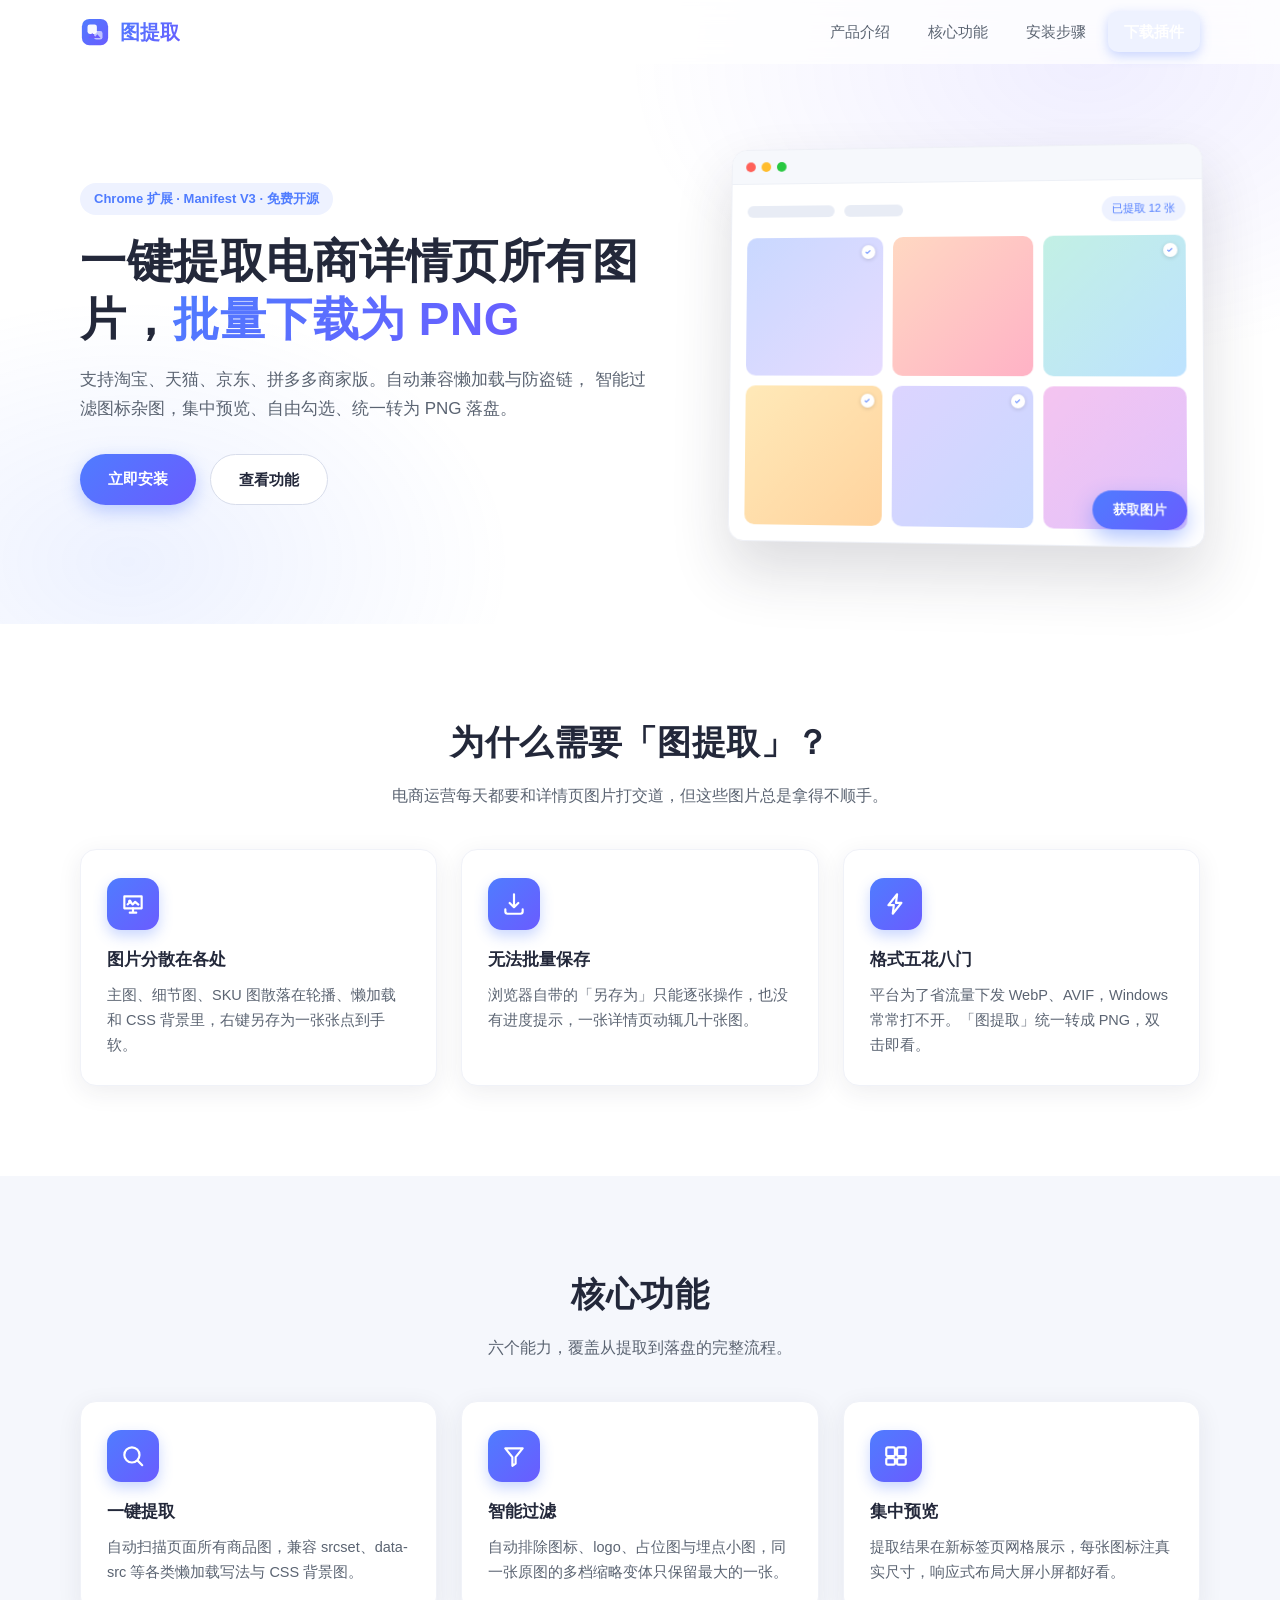
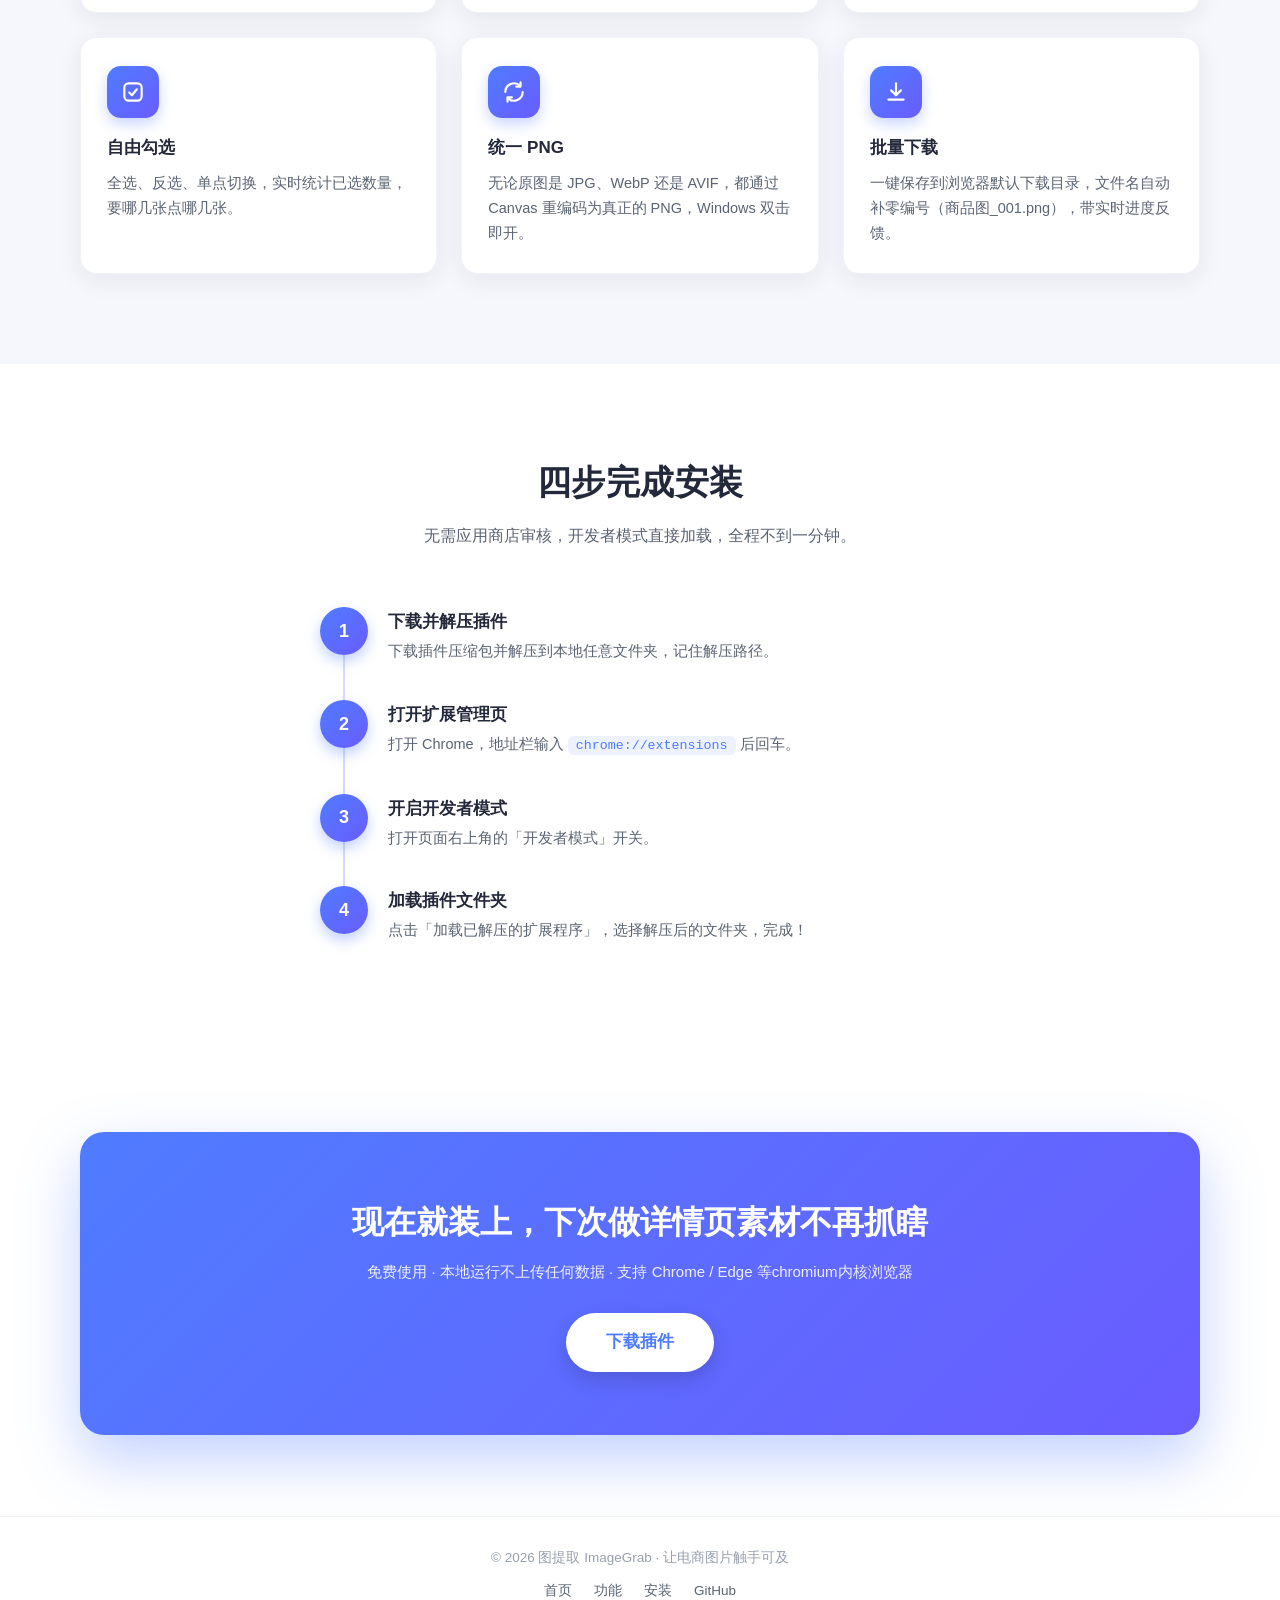
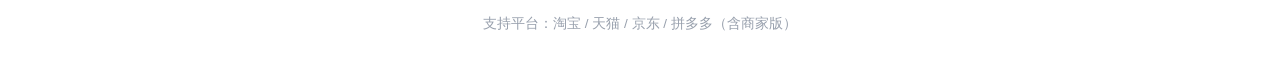
<file: docs/index.html>
<!DOCTYPE html>
<html lang="zh-CN">
<head>
  <meta charset="UTF-8" />
  <meta name="viewport" content="width=device-width, initial-scale=1.0" />
  <meta name="description" content="图提取 ImageGrab —— 一键提取淘宝/京东/拼多多商家版商品详情页所有图片，批量下载为 PNG 的 Chrome 扩展" />
  <title>图提取 ImageGrab — 电商图片一键提取下载插件</title>
  <link rel="stylesheet" href="css/style.css" />
</head>
<body>

  <!-- ===================== 顶部导航栏 ===================== -->
  <header class="navbar" id="navbar">
    <nav class="nav-inner" aria-label="主导航">
      <!-- Logo：内联 SVG 图标 + 产品名 -->
      <a class="logo" href="#hero" aria-label="图提取 首页">
        <svg class="logo-icon" viewBox="0 0 32 32" width="30" height="30" aria-hidden="true">
          <defs>
            <linearGradient id="lg" x1="0" y1="0" x2="1" y2="1">
              <stop offset="0" stop-color="#4f7cff"/><stop offset="1" stop-color="#6a5cff"/>
            </linearGradient>
          </defs>
          <rect x="2" y="2" width="28" height="28" rx="8" fill="url(#lg)"/>
          <rect x="8" y="8" width="10" height="10" rx="2.5" fill="#fff" opacity=".95"/>
          <rect x="15" y="15" width="9" height="9" rx="2.5" fill="#fff" opacity=".6"/>
          <path d="M9 22.5 13 17l3.2 4 2.3-2.6 3.5 4.1z" fill="#6a5cff"/>
        </svg>
        <span class="logo-text">图提取</span>
      </a>

      <!-- 汉堡按钮（仅移动端显示） -->
      <button class="nav-toggle" id="navToggle" aria-label="打开菜单" aria-expanded="false" aria-controls="navMenu">
        <span></span><span></span><span></span>
      </button>

      <!-- 锚点导航 -->
      <ul class="nav-menu" id="navMenu">
        <li><a href="#intro"     class="nav-link">产品介绍</a></li>
        <li><a href="#features"  class="nav-link">核心功能</a></li>
        <li><a href="#install"   class="nav-link">安装步骤</a></li>
        <li><a href="#download"  class="nav-link nav-link--cta">下载插件</a></li>
      </ul>
    </nav>
  </header>

  <main>
    <!-- ===================== Hero 首屏 ===================== -->
    <section class="hero" id="hero">
      <div class="container hero-inner">
        <div class="hero-copy reveal">
          <p class="hero-badge">Chrome 扩展 · Manifest V3 · 免费开源</p>
          <h1 class="hero-title">一键提取电商详情页所有图片，<span class="grad-text">批量下载为 PNG</span></h1>
          <p class="hero-sub">
            支持淘宝、天猫、京东、拼多多商家版。自动兼容懒加载与防盗链，
            智能过滤图标杂图，集中预览、自由勾选、统一转为 PNG 落盘。
          </p>
          <div class="hero-actions">
            <a class="btn btn-primary" href="#download">立即安装</a>
            <a class="btn btn-ghost" href="#features">查看功能</a>
          </div>
        </div>

        <!-- 插件界面示意图：纯 CSS 绘制的浏览器窗口 + 迷你画廊 + 悬浮按钮 -->
        <div class="hero-mock reveal" aria-hidden="true">
          <div class="mock-window">
            <div class="mock-bar"><i></i><i></i><i></i></div>
            <div class="mock-body">
              <div class="mock-toolbar">
                <span class="mock-chip"></span>
                <span class="mock-chip mock-chip--w2"></span>
                <span class="mock-count">已提取 12 张</span>
              </div>
              <div class="mock-grid">
                <div class="mock-item mock-pick"></div>
                <div class="mock-item mock-p2"></div>
                <div class="mock-item mock-p3"></div>
                <div class="mock-item mock-p4"></div>
                <div class="mock-item mock-p5"></div>
                <div class="mock-item mock-p6"></div>
              </div>
            </div>
            <button class="mock-fab" type="button" tabindex="-1">获取图片</button>
          </div>
        </div>
      </div>
    </section>

    <!-- ===================== 产品介绍 ===================== -->
    <section class="section" id="intro">
      <div class="container">
        <h2 class="section-title reveal">为什么需要「图提取」？</h2>
        <p class="section-sub reveal">电商运营每天都要和详情页图片打交道，但这些图片总是拿得不顺手。</p>

        <div class="intro-grid">
          <article class="intro-card reveal">
            <div class="card-icon" aria-hidden="true">
              <svg viewBox="0 0 24 24"><path d="M4 5h16v11H4z" fill="none" stroke="currentColor" stroke-width="2" stroke-linejoin="round"/><path d="M9 20h6M12 16v4" stroke="currentColor" stroke-width="2" stroke-linecap="round"/><circle cx="9" cy="9.5" r="1.6" fill="currentColor"/><path d="m6.5 13 3-3 2.2 2.4L14 10l3.5 3" fill="none" stroke="currentColor" stroke-width="2" stroke-linejoin="round"/></svg>
            </div>
            <h3>图片分散在各处</h3>
            <p>主图、细节图、SKU 图散落在轮播、懒加载和 CSS 背景里，右键另存为一张张点到手软。</p>
          </article>

          <article class="intro-card reveal">
            <div class="card-icon" aria-hidden="true">
              <svg viewBox="0 0 24 24"><path d="M12 3v12m0 0 4-4m-4 4-4-4" fill="none" stroke="currentColor" stroke-width="2" stroke-linecap="round" stroke-linejoin="round"/><path d="M4 17v2a2 2 0 0 0 2 2h12a2 2 0 0 0 2-2v-2" fill="none" stroke="currentColor" stroke-width="2" stroke-linecap="round"/></svg>
            </div>
            <h3>无法批量保存</h3>
            <p>浏览器自带的「另存为」只能逐张操作，也没有进度提示，一张详情页动辄几十张图。</p>
          </article>

          <article class="intro-card reveal">
            <div class="card-icon" aria-hidden="true">
              <svg viewBox="0 0 24 24"><path d="M13 3 5 13h5l-1 8 8-10h-5z" fill="none" stroke="currentColor" stroke-width="2" stroke-linejoin="round"/></svg>
            </div>
            <h3>格式五花八门</h3>
            <p>平台为了省流量下发 WebP、AVIF，Windows 常常打不开。「图提取」统一转成 PNG，双击即看。</p>
          </article>
        </div>
      </div>
    </section>

    <!-- ===================== 核心功能 ===================== -->
    <section class="section section--alt" id="features">
      <div class="container">
        <h2 class="section-title reveal">核心功能</h2>
        <p class="section-sub reveal">六个能力，覆盖从提取到落盘的完整流程。</p>

        <div class="feature-grid">
          <article class="feature-card reveal">
            <div class="card-icon card-icon--primary" aria-hidden="true"><svg viewBox="0 0 24 24"><circle cx="11" cy="11" r="7" fill="none" stroke="currentColor" stroke-width="2"/><path d="m16.5 16.5 4 4" stroke="currentColor" stroke-width="2" stroke-linecap="round"/></svg></div>
            <h3>一键提取</h3>
            <p>自动扫描页面所有商品图，兼容 srcset、data-src 等各类懒加载写法与 CSS 背景图。</p>
          </article>
          <article class="feature-card reveal">
            <div class="card-icon card-icon--primary" aria-hidden="true"><svg viewBox="0 0 24 24"><path d="M4 5h16l-6.5 8v6l-3 2v-8z" fill="none" stroke="currentColor" stroke-width="2" stroke-linejoin="round"/></svg></div>
            <h3>智能过滤</h3>
            <p>自动排除图标、logo、占位图与埋点小图，同一张原图的多档缩略变体只保留最大的一张。</p>
          </article>
          <article class="feature-card reveal">
            <div class="card-icon card-icon--primary" aria-hidden="true"><svg viewBox="0 0 24 24"><rect x="3" y="4" width="8" height="8" rx="1.5" fill="none" stroke="currentColor" stroke-width="2"/><rect x="13" y="4" width="8" height="8" rx="1.5" fill="none" stroke="currentColor" stroke-width="2"/><rect x="3" y="14" width="8" height="6" rx="1.5" fill="none" stroke="currentColor" stroke-width="2"/><rect x="13" y="14" width="8" height="6" rx="1.5" fill="none" stroke="currentColor" stroke-width="2"/></svg></div>
            <h3>集中预览</h3>
            <p>提取结果在新标签页网格展示，每张图标注真实尺寸，响应式布局大屏小屏都好看。</p>
          </article>
          <article class="feature-card reveal">
            <div class="card-icon card-icon--primary" aria-hidden="true"><svg viewBox="0 0 24 24"><rect x="4" y="4" width="16" height="16" rx="4" fill="none" stroke="currentColor" stroke-width="2"/><path d="m8.5 12.5 2.5 2.5 4.5-5.5" fill="none" stroke="currentColor" stroke-width="2" stroke-linecap="round" stroke-linejoin="round"/></svg></div>
            <h3>自由勾选</h3>
            <p>全选、反选、单点切换，实时统计已选数量，要哪几张点哪几张。</p>
          </article>
          <article class="feature-card reveal">
            <div class="card-icon card-icon--primary" aria-hidden="true"><svg viewBox="0 0 24 24"><path d="M4 12a8 8 0 0 1 13.6-5.7M20 12a8 8 0 0 1-13.6 5.7" fill="none" stroke="currentColor" stroke-width="2" stroke-linecap="round"/><path d="M18 3v4h-4M6 21v-4h4" fill="none" stroke="currentColor" stroke-width="2" stroke-linecap="round" stroke-linejoin="round"/></svg></div>
            <h3>统一 PNG</h3>
            <p>无论原图是 JPG、WebP 还是 AVIF，都通过 Canvas 重编码为真正的 PNG，Windows 双击即开。</p>
          </article>
          <article class="feature-card reveal">
            <div class="card-icon card-icon--primary" aria-hidden="true"><svg viewBox="0 0 24 24"><path d="M12 4v11m0 0 4.5-4.5M12 15l-4.5-4.5" fill="none" stroke="currentColor" stroke-width="2" stroke-linecap="round" stroke-linejoin="round"/><path d="M5 19h14" stroke="currentColor" stroke-width="2" stroke-linecap="round"/></svg></div>
            <h3>批量下载</h3>
            <p>一键保存到浏览器默认下载目录，文件名自动补零编号（商品图_001.png），带实时进度反馈。</p>
          </article>
        </div>
      </div>
    </section>

    <!-- ===================== 安装步骤 ===================== -->
    <section class="section" id="install">
      <div class="container">
        <h2 class="section-title reveal">四步完成安装</h2>
        <p class="section-sub reveal">无需应用商店审核，开发者模式直接加载，全程不到一分钟。</p>

        <ol class="steps">
          <li class="step reveal">
            <span class="step-num">1</span>
            <div class="step-body">
              <h3>下载并解压插件</h3>
              <p>下载插件压缩包并解压到本地任意文件夹，记住解压路径。</p>
            </div>
          </li>
          <li class="step reveal">
            <span class="step-num">2</span>
            <div class="step-body">
              <h3>打开扩展管理页</h3>
              <p>打开 Chrome，地址栏输入 <code>chrome://extensions</code> 后回车。</p>
            </div>
          </li>
          <li class="step reveal">
            <span class="step-num">3</span>
            <div class="step-body">
              <h3>开启开发者模式</h3>
              <p>打开页面右上角的「开发者模式」开关。</p>
            </div>
          </li>
          <li class="step reveal">
            <span class="step-num">4</span>
            <div class="step-body">
              <h3>加载插件文件夹</h3>
              <p>点击「加载已解压的扩展程序」，选择解压后的文件夹，完成！</p>
            </div>
          </li>
        </ol>
      </div>
    </section>

    <!-- ===================== 底部 CTA ===================== -->
    <section class="cta" id="download">
      <div class="container cta-inner reveal">
        <h2 class="cta-title">现在就装上，下次做详情页素材不再抓瞎</h2>
        <p class="cta-sub">免费使用 · 本地运行不上传任何数据 · 支持 Chrome / Edge 等chromium内核浏览器</p>
        <a class="btn btn-primary btn-lg" href="#hero">下载插件</a>
      </div>
    </section>
  </main>

  <!-- ===================== Footer ===================== -->
  <footer class="footer">
    <div class="container footer-inner">
      <p>© <span id="year">2026</span> 图提取 ImageGrab · 让电商图片触手可及</p>
      <nav class="footer-links" aria-label="页脚链接">
        <a href="#hero">首页</a>
        <a href="#features">功能</a>
        <a href="#install">安装</a>
        <a href="#" aria-disabled="true">GitHub</a>
      </nav>
      <p class="footer-note">支持平台：淘宝 / 天猫 / 京东 / 拼多多（含商家版）</p>
    </div>
  </footer>

  <script src="js/main.js"></script>
</body>
</html>
</file>
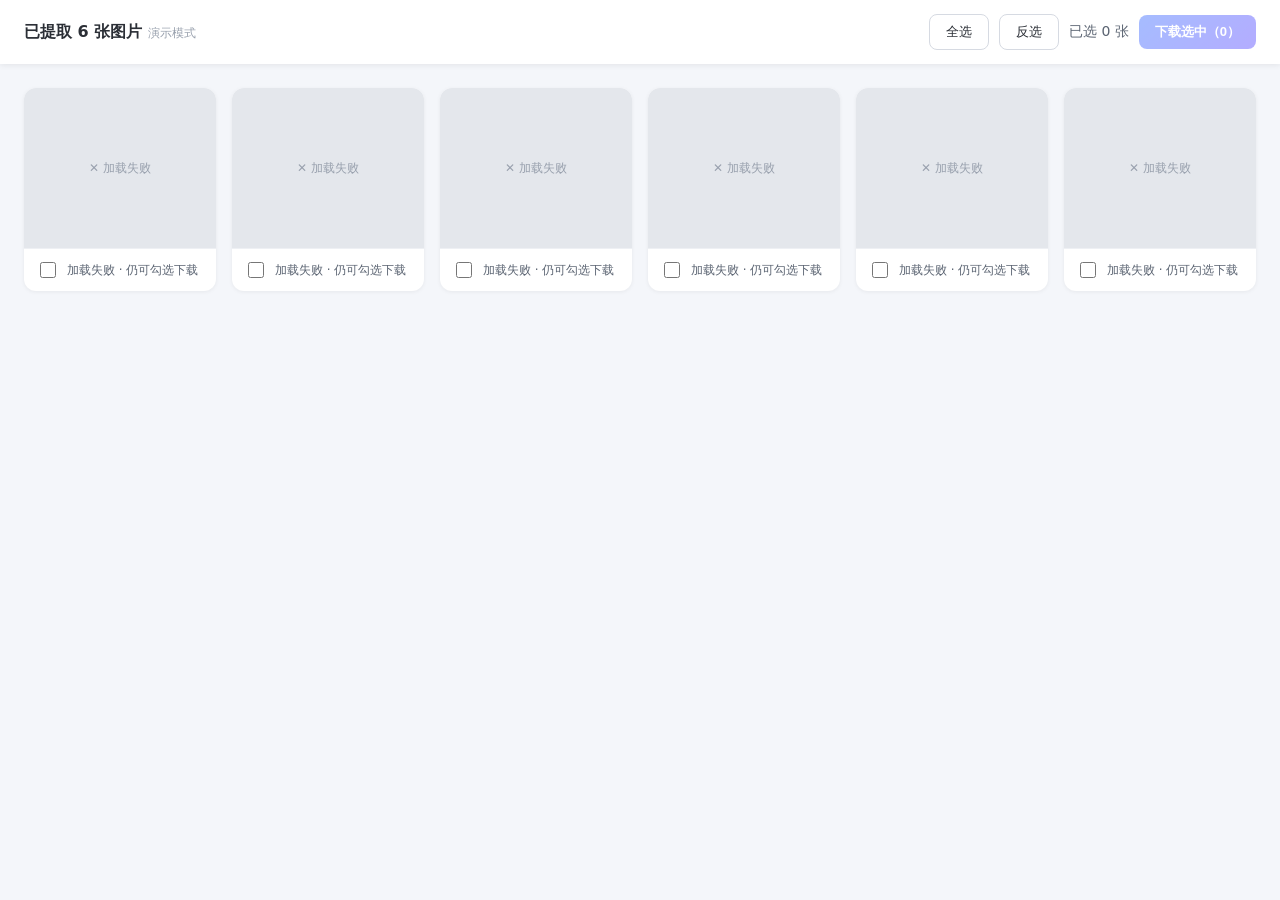
<file: gallery.html>
<!DOCTYPE html>
<html lang="zh-CN">
<head>
  <meta charset="UTF-8" />
  <meta name="viewport" content="width=device-width, initial-scale=1.0" />
  <title>商品图片提取结果</title>
  <link rel="stylesheet" href="gallery.css" />
</head>
<body>
  <!-- 顶部工具栏：统计信息 + 全选/反选/下载 -->
  <header class="toolbar">
    <h1 class="title">已提取 <span id="total-count">0</span> 张图片 <span id="build-ver" class="build-ver"></span></h1>

    <div class="actions">
      <button id="btn-all" type="button">全选</button>
      <button id="btn-invert" type="button">反选</button>
      <span id="selected-count" class="selected-count">已选 0 张</span>
      <button id="btn-download" type="button" class="primary" disabled>下载选中</button>
    </div>

    <!-- 下载进度条（下载时显示） -->
    <div id="progress-wrap" class="progress-wrap" hidden>
      <div class="progress-bar">
        <div id="progress-inner" class="progress-inner"></div>
      </div>
      <span id="progress-text" class="progress-text"></span>
    </div>
  </header>

  <!-- 图片网格 -->
  <main id="grid" class="grid"></main>

  <!-- 空状态 -->
  <div id="empty" class="empty" hidden>
    <p>没有提取到符合条件的图片（已自动过滤小于 100×100 的图）</p>
    <p class="empty-sub">请回到商品详情页点击「获取图片」重新提取</p>
  </div>

  <script src="gallery.js"></script>
</body>
</html>
</file>
<file: docs/css/style.css>
/* ============================================================
   图提取 ImageGrab — 官网样式
   设计系统：所有颜色/间距/圆角/阴影统一定义在 :root 变量中，
   修改 --primary 等变量即可全站换肤。
   布局策略：移动优先，断点 768px（平板）/ 1024px（桌面）。
   ============================================================ */

/* ---------- 设计变量 ---------- */
:root {
  /* 主色与渐变（改这两个值即可全站换主色调） */
  --primary: #4f7cff;
  --primary-2: #6a5cff;
  --grad: linear-gradient(135deg, var(--primary), var(--primary-2));

  /* 文字色 */
  --text: #23283a;
  --text-2: #5b6472;
  --text-3: #98a0ad;
  --bg: #ffffff;
  --bg-soft: #f5f7fc;          /* 浅色区块背景 */

  /* 圆角 / 阴影 / 过渡（全站统一） */
  --radius: 16px;
  --radius-sm: 10px;
  --shadow: 0 6px 24px rgba(35, 40, 58, 0.08);
  --shadow-hover: 0 14px 34px rgba(79, 124, 255, 0.18);
  --t: 0.25s ease;             /* 统一过渡时长 */

  /* 间距与导航高度 */
  --gap: 24px;
  --nav-h: 64px;
  --container: 1120px;
}

/* ---------- 基础重置 ---------- */
* { box-sizing: border-box; margin: 0; padding: 0; }

html { scroll-behavior: smooth; }   /* 锚点平滑滚动（JS 端另有滚动留白补偿） */

body {
  font-family: -apple-system, BlinkMacSystemFont, "PingFang SC",
    "Microsoft YaHei", "Segoe UI", sans-serif;
  color: var(--text);
  background: var(--bg);
  line-height: 1.7;
  /* 移动端预留汉堡菜单展开空间 */
  -webkit-font-smoothing: antialiased;
}

img, svg { max-width: 100%; display: block; }

/* 统一容器宽度 */
.container {
  width: min(100% - 40px, var(--container));
  margin-inline: auto;
}

/* 锚点跳转时预留吸顶导航高度，避免区块标题被导航栏遮挡 */
section[id] { scroll-margin-top: calc(var(--nav-h) + 12px); }

/* 通用小标题字号（clamp 随屏幕缩放） */
.section-title {
  font-size: clamp(24px, 3.4vw, 34px);
  text-align: center;
  letter-spacing: 0.5px;
}
.section-sub {
  color: var(--text-2);
  text-align: center;
  margin: 10px 0 40px;
  font-size: clamp(14px, 1.6vw, 16px);
}

/* ---------- 按钮 ---------- */
.btn {
  display: inline-block;
  padding: 12px 28px;
  border-radius: 999px;
  font-size: 15px;
  font-weight: 600;
  text-decoration: none;
  transition: transform var(--t), box-shadow var(--t), background var(--t);
  cursor: pointer;
}
.btn-primary {
  background: var(--grad);
  color: #fff;
  box-shadow: 0 6px 18px rgba(79, 124, 255, 0.35);
}
.btn-primary:hover { transform: translateY(-2px); box-shadow: var(--shadow-hover); }
.btn-ghost {
  color: var(--text);
  border: 1.5px solid #d8ddeb;
  background: #fff;
}
.btn-ghost:hover { border-color: var(--primary); color: var(--primary); }
.btn-lg { padding: 15px 40px; font-size: 17px; }

/* ============================================================
   导航栏：吸顶 + 毛玻璃，滚动后由 JS 加 .scrolled 显示阴影
   ============================================================ */
.navbar {
  position: fixed;
  inset: 0 0 auto;
  z-index: 100;
  height: var(--nav-h);
  backdrop-filter: blur(14px);
  -webkit-backdrop-filter: blur(14px);
  background: rgba(255, 255, 255, 0.75);
  border-bottom: 1px solid transparent;
  transition: box-shadow var(--t), border-color var(--t);
}
.navbar.scrolled {
  border-color: #edf0f6;
  box-shadow: 0 4px 18px rgba(35, 40, 58, 0.08);
}
.nav-inner {
  width: min(100% - 40px, var(--container));
  margin-inline: auto;
  height: 100%;
  display: flex;
  align-items: center;
  justify-content: space-between;
}

/* Logo */
.logo { display: flex; align-items: center; gap: 10px; text-decoration: none; }
.logo-text {
  font-size: 20px;
  font-weight: 700;
  background: var(--grad);
  -webkit-background-clip: text;
  background-clip: text;
  color: transparent;
}

/* 桌面导航菜单 */
.nav-menu {
  display: flex;
  align-items: center;
  gap: 6px;
  list-style: none;
}
.nav-link {
  display: block;
  padding: 8px 16px;
  border-radius: var(--radius-sm);
  color: var(--text-2);
  text-decoration: none;
  font-size: 15px;
  transition: color var(--t), background var(--t);
}
.nav-link:hover { color: var(--primary); background: #f0f3fe; }
/* 当前滚动所在区块的导航项高亮（JS 控制） */
.nav-link.active { color: var(--primary); background: #eef2ff; font-weight: 600; }
.nav-link--cta {
  background: var(--grad);
  color: #fff !important;
  box-shadow: 0 4px 12px rgba(79, 124, 255, 0.3);
}
.nav-link--cta:hover { filter: brightness(1.08); }

/* 汉堡按钮：桌面隐藏 */
.nav-toggle {
  display: none;
  flex-direction: column;
  gap: 5px;
  padding: 8px;
  border: none;
  background: none;
  cursor: pointer;
}
.nav-toggle span {
  width: 22px; height: 2.5px;
  border-radius: 2px;
  background: var(--text);
  transition: transform var(--t), opacity var(--t);
}
/* 展开态：三条线变 X */
.nav-toggle.open span:nth-child(1) { transform: translateY(7.5px) rotate(45deg); }
.nav-toggle.open span:nth-child(2) { opacity: 0; }
.nav-toggle.open span:nth-child(3) { transform: translateY(-7.5px) rotate(-45deg); }

/* ============================================================
   Hero 首屏
   ============================================================ */
.hero {
  padding: calc(var(--nav-h) + clamp(48px, 9vh, 90px)) 0 clamp(56px, 9vh, 100px);
  background:
    radial-gradient(60% 80% at 85% 10%, rgba(106, 92, 255, 0.10), transparent 60%),
    radial-gradient(50% 70% at 10% 90%, rgba(79, 124, 255, 0.10), transparent 60%),
    var(--bg);
}
.hero-inner {
  display: grid;
  grid-template-columns: 1.1fr 0.9fr;   /* 桌面：左文案右示意图 */
  gap: clamp(32px, 5vw, 64px);
  align-items: center;
}
.hero-badge {
  display: inline-block;
  padding: 5px 14px;
  border-radius: 999px;
  background: #eef2ff;
  color: var(--primary);
  font-size: 13px;
  font-weight: 600;
  margin-bottom: 18px;
}
.hero-title {
  font-size: clamp(28px, 4.6vw, 46px);
  line-height: 1.25;
  letter-spacing: 0.5px;
}
/* 渐变文字 */
.grad-text {
  background: var(--grad);
  -webkit-background-clip: text;
  background-clip: text;
  color: transparent;
}
.hero-sub {
  margin: 18px 0 30px;
  color: var(--text-2);
  font-size: clamp(15px, 1.8vw, 17px);
  max-width: 34em;
}
.hero-actions { display: flex; gap: 14px; flex-wrap: wrap; }

/* ---------- 纯 CSS 插件界面示意图 ---------- */
.hero-mock { perspective: 900px; }
.mock-window {
  position: relative;
  border-radius: var(--radius);
  background: #fff;
  box-shadow: 0 30px 60px rgba(35, 40, 58, 0.16);
  border: 1px solid #eef0f6;
  overflow: hidden;
  transform: rotateY(-4deg) rotateX(2deg);   /* 轻微立体感 */
}
.mock-bar {
  display: flex; gap: 6px;
  padding: 12px 14px;
  background: #f6f8fc;
  border-bottom: 1px solid #edf0f6;
}
.mock-bar i { width: 10px; height: 10px; border-radius: 50%; background: #dfe4ee; }
.mock-bar i:first-child { background: #ff6159; }
.mock-bar i:nth-child(2) { background: #ffbd2e; }
.mock-bar i:nth-child(3) { background: #28c840; }

.mock-body { padding: 16px; }
.mock-toolbar { display: flex; align-items: center; gap: 10px; margin-bottom: 14px; }
.mock-chip { height: 12px; border-radius: 6px; background: #e8ecf5; width: 90px; }
.mock-chip--w2 { width: 60px; }
.mock-count {
  margin-left: auto;
  font-size: 11px;
  color: var(--primary);
  background: #eef2ff;
  padding: 3px 10px;
  border-radius: 999px;
}
/* 迷你画廊网格：渐变色块模拟图片 */
.mock-grid {
  display: grid;
  grid-template-columns: repeat(3, 1fr);
  gap: 10px;
}
.mock-item {
  aspect-ratio: 1;
  border-radius: 10px;
  position: relative;
  background: linear-gradient(135deg, #c9d8ff, #e6dbff);
}
.mock-item::after {           /* 右上角"已勾选"圆点 */
  content: "";
  position: absolute;
  top: 8px; right: 8px;
  width: 14px; height: 14px;
  border-radius: 50%;
  background: #fff url('data:image/svg+xml;utf8,<svg xmlns="http://www.w3.org/2000/svg" viewBox="0 0 24 24"><path fill="%234f7cff" d="M9.5 16.2 5.8 12.5l1.4-1.4 2.3 2.3 5.3-5.3 1.4 1.4z"/></svg>') center/12px no-repeat;
  box-shadow: 0 1px 4px rgba(0,0,0,.15);
}
.mock-p2 { background: linear-gradient(135deg, #ffd8c2, #ffb2c6); }
.mock-p2::after { background-color: #fff; opacity: 0; }  /* 部分未勾选 */
.mock-p3 { background: linear-gradient(135deg, #c2f0e4, #bde2ff); }
.mock-p4 { background: linear-gradient(135deg, #ffe9b8, #ffd39e); }
.mock-p5 { background: linear-gradient(135deg, #dcd4ff, #c9d8ff); }
.mock-p6 { background: linear-gradient(135deg, #f4c4f0, #e0c3fc); }
.mock-p6::after { opacity: 0; }

/* 悬浮的「获取图片」按钮（插件本体的形象化） */
.mock-fab {
  position: absolute;
  right: 16px; bottom: 16px;
  padding: 10px 20px;
  border: none;
  border-radius: 999px;
  background: var(--grad);
  color: #fff;
  font-size: 13px;
  font-weight: 600;
  box-shadow: 0 8px 20px rgba(79, 124, 255, 0.45);
  cursor: default;
  animation: fab-float 3s ease-in-out infinite;
}
@keyframes fab-float {
  0%, 100% { transform: translateY(0); }
  50%      { transform: translateY(-6px); }
}

/* ============================================================
   通用区块
   ============================================================ */
.section { padding: clamp(60px, 10vh, 110px) 0; }
.section--alt { background: var(--bg-soft); }

/* ---------- 产品介绍：3 卡 ---------- */
.intro-grid {
  display: grid;
  grid-template-columns: repeat(3, 1fr);
  gap: var(--gap);
}
.intro-card, .feature-card {
  background: #fff;
  border-radius: var(--radius);
  padding: 28px 26px;
  box-shadow: var(--shadow);
  transition: transform var(--t), box-shadow var(--t);
  border: 1px solid #f0f2f8;
}
.intro-card:hover, .feature-card:hover {
  transform: translateY(-6px);
  box-shadow: var(--shadow-hover);
}
.intro-card h3, .feature-card h3 { font-size: 17px; margin: 16px 0 8px; }
.intro-card p, .feature-card p { color: var(--text-2); font-size: 14.5px; }

/* 图标容器：渐变底 + 白色线条图标 */
.card-icon {
  width: 52px; height: 52px;
  border-radius: 14px;
  display: grid;
  place-items: center;
  background: var(--grad);
  color: #fff;
  box-shadow: 0 6px 14px rgba(79, 124, 255, 0.3);
}
.card-icon svg { width: 26px; height: 26px; }

/* ---------- 核心功能：6 卡网格 ---------- */
.feature-grid {
  display: grid;
  grid-template-columns: repeat(3, 1fr);
  gap: var(--gap);
}

/* ---------- 安装步骤：竖向时间线 ---------- */
.steps {
  list-style: none;
  max-width: 640px;
  margin-inline: auto;
  position: relative;
}
/* 时间线竖线 */
.steps::before {
  content: "";
  position: absolute;
  left: 23px; top: 28px; bottom: 28px;
  width: 2px;
  background: linear-gradient(var(--primary), var(--primary-2));
  opacity: 0.25;
}
.step {
  position: relative;
  display: flex;
  gap: 20px;
  padding: 18px 0;
}
.step-num {
  flex: 0 0 48px;
  height: 48px;
  display: grid;
  place-items: center;
  border-radius: 50%;
  background: var(--grad);
  color: #fff;
  font-weight: 700;
  font-size: 18px;
  box-shadow: 0 6px 14px rgba(79, 124, 255, 0.35);
  z-index: 1;   /* 压在时间线竖线上 */
}
.step-body h3 { font-size: 16.5px; margin-bottom: 4px; }
.step-body p { color: var(--text-2); font-size: 14.5px; }
/* 代码/地址高亮 */
code {
  font-family: Consolas, Menlo, monospace;
  font-size: 0.92em;
  background: #eef2ff;
  color: var(--primary);
  padding: 2px 8px;
  border-radius: 6px;
}

/* ---------- 底部 CTA ---------- */
.cta { padding: clamp(56px, 9vh, 96px) 0; }
.cta-inner {
  text-align: center;
  background: var(--grad);
  border-radius: 24px;
  color: #fff;
  padding: clamp(40px, 7vh, 72px) 24px;
  box-shadow: 0 24px 60px rgba(79, 124, 255, 0.35);
}
.cta-title { font-size: clamp(22px, 3.4vw, 32px); margin-bottom: 10px; }
.cta-sub { opacity: 0.9; margin-bottom: 28px; font-size: 15px; }
.cta .btn-primary { background: #fff; color: var(--primary); box-shadow: 0 8px 20px rgba(0, 0, 0, 0.15); }
.cta .btn-primary:hover { box-shadow: 0 12px 26px rgba(0, 0, 0, 0.2); }

/* ---------- Footer ---------- */
.footer {
  border-top: 1px solid #edf0f6;
  padding: 30px 0 34px;
  background: var(--bg);
}
.footer-inner {
  text-align: center;
  color: var(--text-3);
  font-size: 13.5px;
  display: grid;
  gap: 10px;
}
.footer-links { display: flex; justify-content: center; gap: 22px; }
.footer-links a { color: var(--text-2); text-decoration: none; transition: color var(--t); }
.footer-links a:hover { color: var(--primary); }

/* ============================================================
   滚动进入动画：JS 的 IntersectionObserver 加 .in-view 触发
   ============================================================ */
.reveal {
  opacity: 0;
  transform: translateY(24px);
  transition: opacity 0.6s ease, transform 0.6s ease;
}
.reveal.in-view { opacity: 1; transform: none; }
/* 用户偏好减少动画时直接显示 */
@media (prefers-reduced-motion: reduce) {
  .reveal { opacity: 1; transform: none; transition: none; }
  html { scroll-behavior: auto; }
  .mock-fab { animation: none; }
}

/* ============================================================
   响应式断点
   ============================================================ */

/* 平板：768px ~ 1023px */
@media (min-width: 768px) and (max-width: 1023px) {
  .hero-inner { grid-template-columns: 1fr; }      /* 首屏改上下排布 */
  .hero-mock { max-width: 520px; margin-inline: auto; width: 100%; }
  .intro-grid, .feature-grid { grid-template-columns: repeat(2, 1fr); }
}

/* 手机：<768px */
@media (max-width: 767px) {
  .container { width: min(100% - 32px, var(--container)); }

  /* 汉堡按钮显示 */
  .nav-toggle { display: flex; }

  /* 菜单折叠为下拉面板 */
  .nav-menu {
    position: absolute;
    top: var(--nav-h);
    left: 0; right: 0;
    flex-direction: column;
    align-items: stretch;
    gap: 4px;
    padding: 12px 16px 18px;
    background: rgba(255, 255, 255, 0.96);
    backdrop-filter: blur(14px);
    -webkit-backdrop-filter: blur(14px);
    border-bottom: 1px solid #edf0f6;
    box-shadow: 0 12px 24px rgba(35, 40, 58, 0.1);
    /* 默认收起 */
    transform: translateY(-12px);
    opacity: 0;
    visibility: hidden;
    transition: transform var(--t), opacity var(--t), visibility var(--t);
  }
  .nav-menu.open { transform: none; opacity: 1; visibility: visible; }
  .nav-link { padding: 12px 16px; }

  /* 网格全部变单列 */
  .hero-inner { grid-template-columns: 1fr; }
  .intro-grid, .feature-grid { grid-template-columns: 1fr; }

  /* 示意图缩小 */
  .hero-mock { max-width: 420px; margin-inline: auto; width: 100%; }
}
</file>
<file: gallery.css>
/* gallery.css —— 画廊页样式：简洁美观、响应式网格 */

* {
  box-sizing: border-box;
}

body {
  margin: 0;
  background: #f4f6fa;
  color: #2b2f36;
  font-family: system-ui, -apple-system, 'Microsoft YaHei', sans-serif;
  font-size: 14px;
}

/* ---------- 顶部工具栏 ---------- */
.toolbar {
  position: sticky;
  top: 0;
  z-index: 10;
  display: flex;
  flex-wrap: wrap;
  align-items: center;
  gap: 12px 20px;
  padding: 14px 24px;
  background: #fff;
  box-shadow: 0 1px 6px rgba(0, 0, 0, 0.08);
}

.title {
  margin: 0;
  font-size: 16px;
  font-weight: 600;
}

/* 版本号标识（确认运行的是新代码用） */
.build-ver {
  font-size: 12px;
  font-weight: 400;
  color: #98a0ad;
}

.actions {
  display: flex;
  align-items: center;
  gap: 10px;
  margin-left: auto;
}

.actions button {
  padding: 8px 16px;
  border: 1px solid #d6dae2;
  border-radius: 8px;
  background: #fff;
  color: #2b2f36;
  font-size: 13px;
  cursor: pointer;
  transition: background 0.15s ease, border-color 0.15s ease;
}

.actions button:hover {
  background: #f0f3f9;
  border-color: #b9c1cf;
}

.actions button.primary {
  background: linear-gradient(135deg, #4f7cff, #6a5cff);
  border: none;
  color: #fff;
  font-weight: 600;
}

.actions button.primary:hover:not(:disabled) {
  filter: brightness(1.08);
}

.actions button:disabled {
  opacity: 0.5;
  cursor: not-allowed;
}

.selected-count {
  color: #5b6472;
}

/* ---------- 下载进度条 ---------- */
.progress-wrap {
  display: flex;
  align-items: center;
  gap: 10px;
  width: 100%;
}

/* hidden 属性默认样式会被上面的 display:flex 覆盖，这里显式恢复 */
.progress-wrap[hidden] {
  display: none;
}

.progress-bar {
  flex: 1;
  height: 8px;
  border-radius: 4px;
  background: #e6e9f0;
  overflow: hidden;
}

.progress-inner {
  height: 100%;
  width: 0;
  border-radius: 4px;
  background: linear-gradient(90deg, #4f7cff, #6a5cff);
  transition: width 0.2s ease;
}

.progress-text {
  white-space: nowrap;
  color: #5b6472;
}

/* ---------- 响应式图片网格 ---------- */
.grid {
  display: grid;
  grid-template-columns: repeat(auto-fill, minmax(180px, 1fr));
  gap: 16px;
  padding: 24px;
}

.card {
  background: #fff;
  border-radius: 12px;
  overflow: hidden;
  box-shadow: 0 1px 4px rgba(0, 0, 0, 0.06);
  transition: transform 0.15s ease, box-shadow 0.15s ease;
}

.card:hover {
  transform: translateY(-3px);
  box-shadow: 0 6px 16px rgba(0, 0, 0, 0.12);
}

/* 点击整卡切换勾选 */
.card label {
  display: flex;
  flex-direction: column;
  cursor: pointer;
}

.thumb-wrap {
  height: 160px;
  display: flex;
  align-items: center;
  justify-content: center;
  background:
    repeating-conic-gradient(#f1f3f7 0% 25%, #fff 0% 50%) 0 0 / 16px 16px; /* 棋盘格底纹 */
}

.thumb-wrap img {
  max-width: 100%;
  max-height: 100%;
  object-fit: contain;
}

.card-meta {
  display: flex;
  align-items: center;
  gap: 8px;
  padding: 10px 12px;
  border-top: 1px solid #eef0f4;
}

.card-meta input[type='checkbox'] {
  width: 16px;
  height: 16px;
  accent-color: #4f7cff;
  cursor: pointer;
}

/* ---------- 加载失败：灰色占位（卡片保留、复选框可用） ---------- */
.card.load-failed .thumb-wrap {
  background: #e4e7ec; /* 覆盖棋盘格底纹 */
}

.card.load-failed .thumb-wrap::after {
  content: '✕ 加载失败';
  color: #98a0ad;
  font-size: 12px;
}

/* 尺寸偏小（<100×100）提示：虚线橙框，仅提醒不禁用 */
.card.small .thumb-wrap {
  outline: 2px dashed #f0a24b;
  outline-offset: -4px;
}

.card-size {
  color: #5b6472;
  font-size: 12px;
}

/* ---------- 空状态 ---------- */
.empty {
  padding: 80px 24px;
  text-align: center;
  color: #5b6472;
}

.empty-sub {
  font-size: 12px;
  color: #98a0ad;
}
</file>
